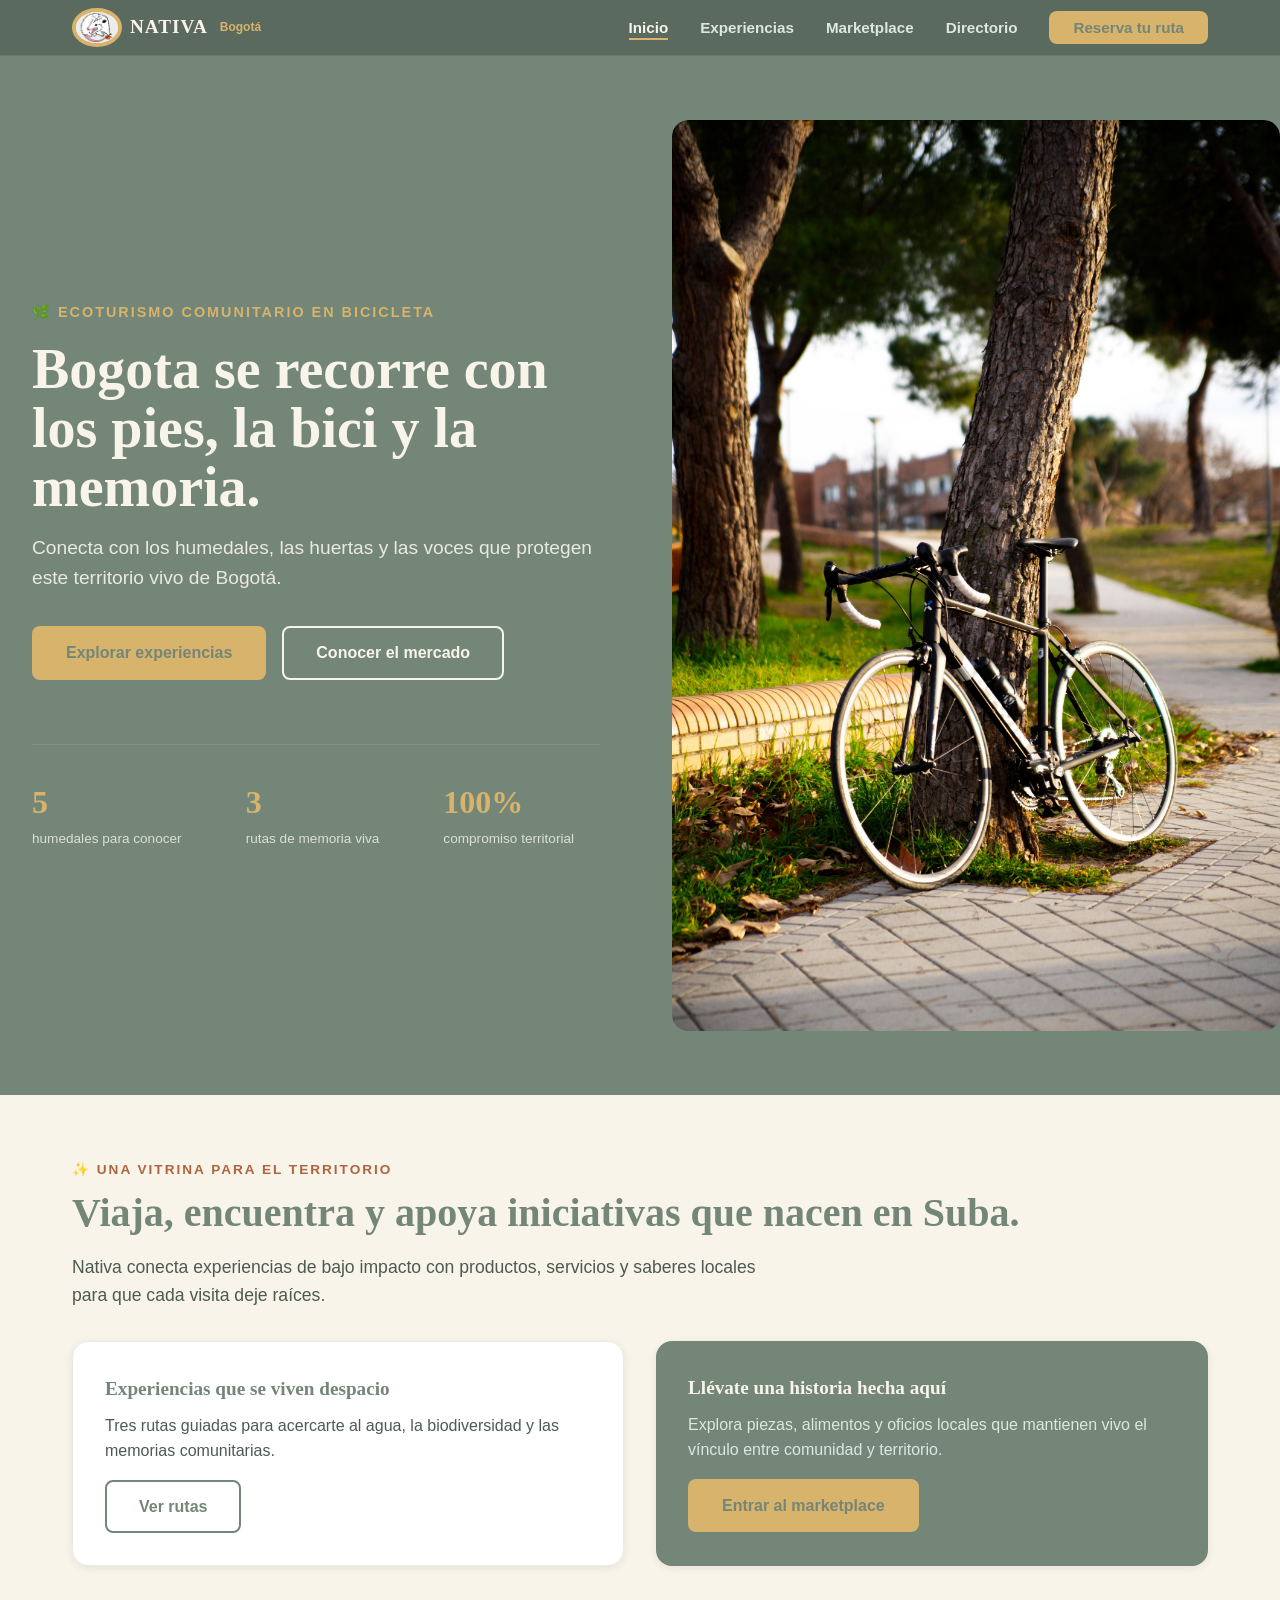
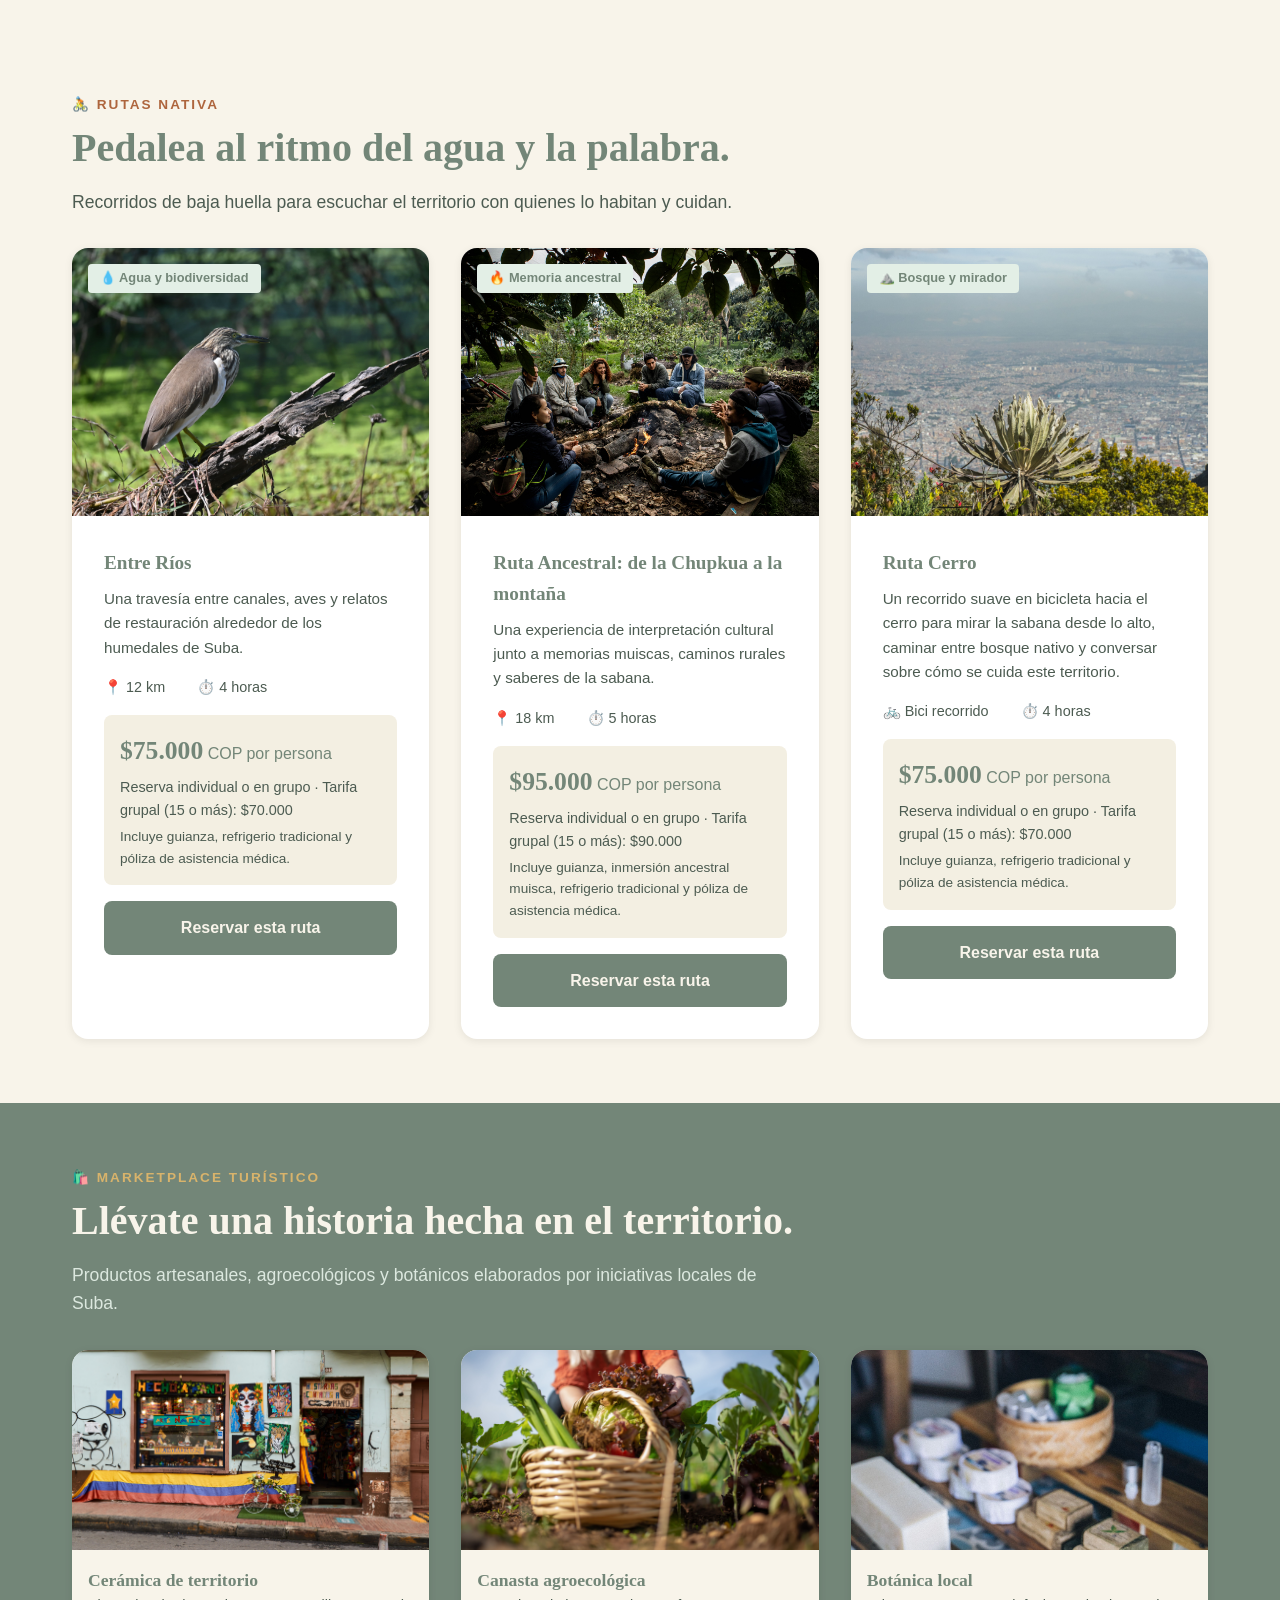
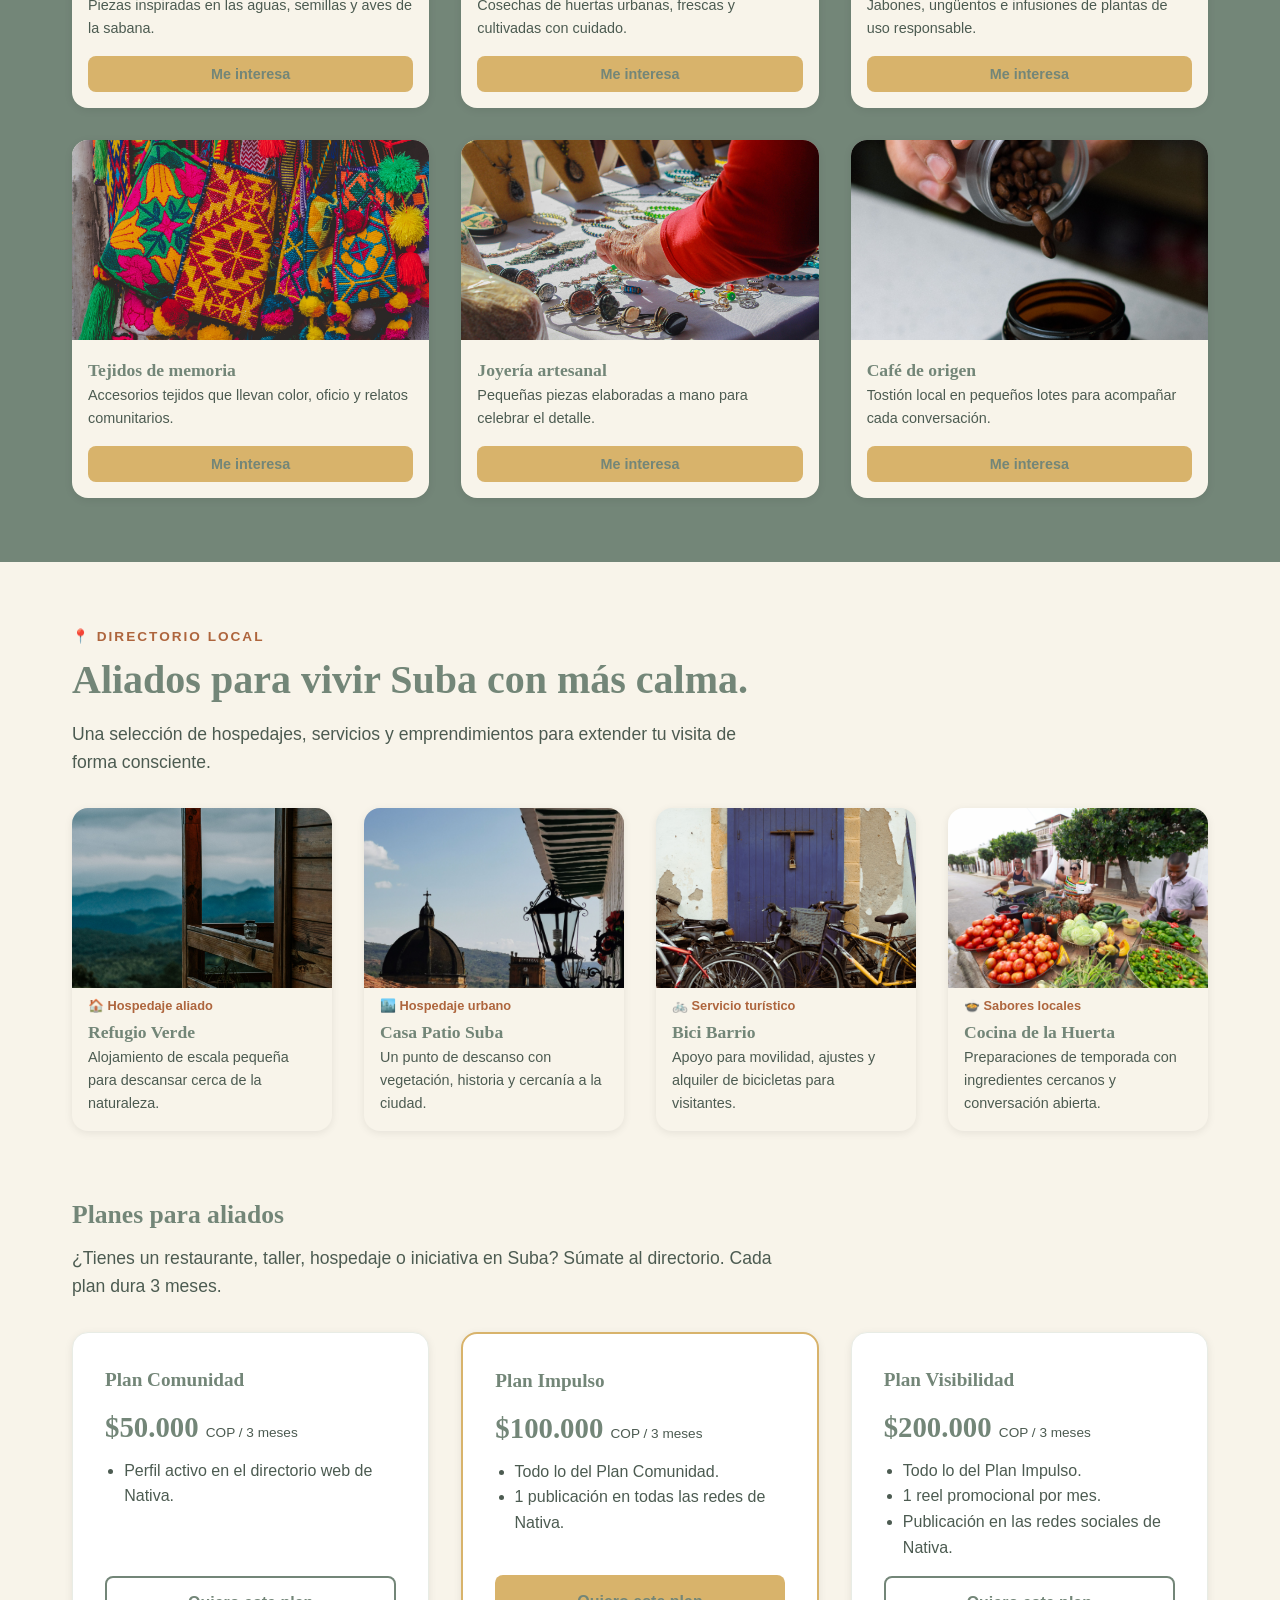
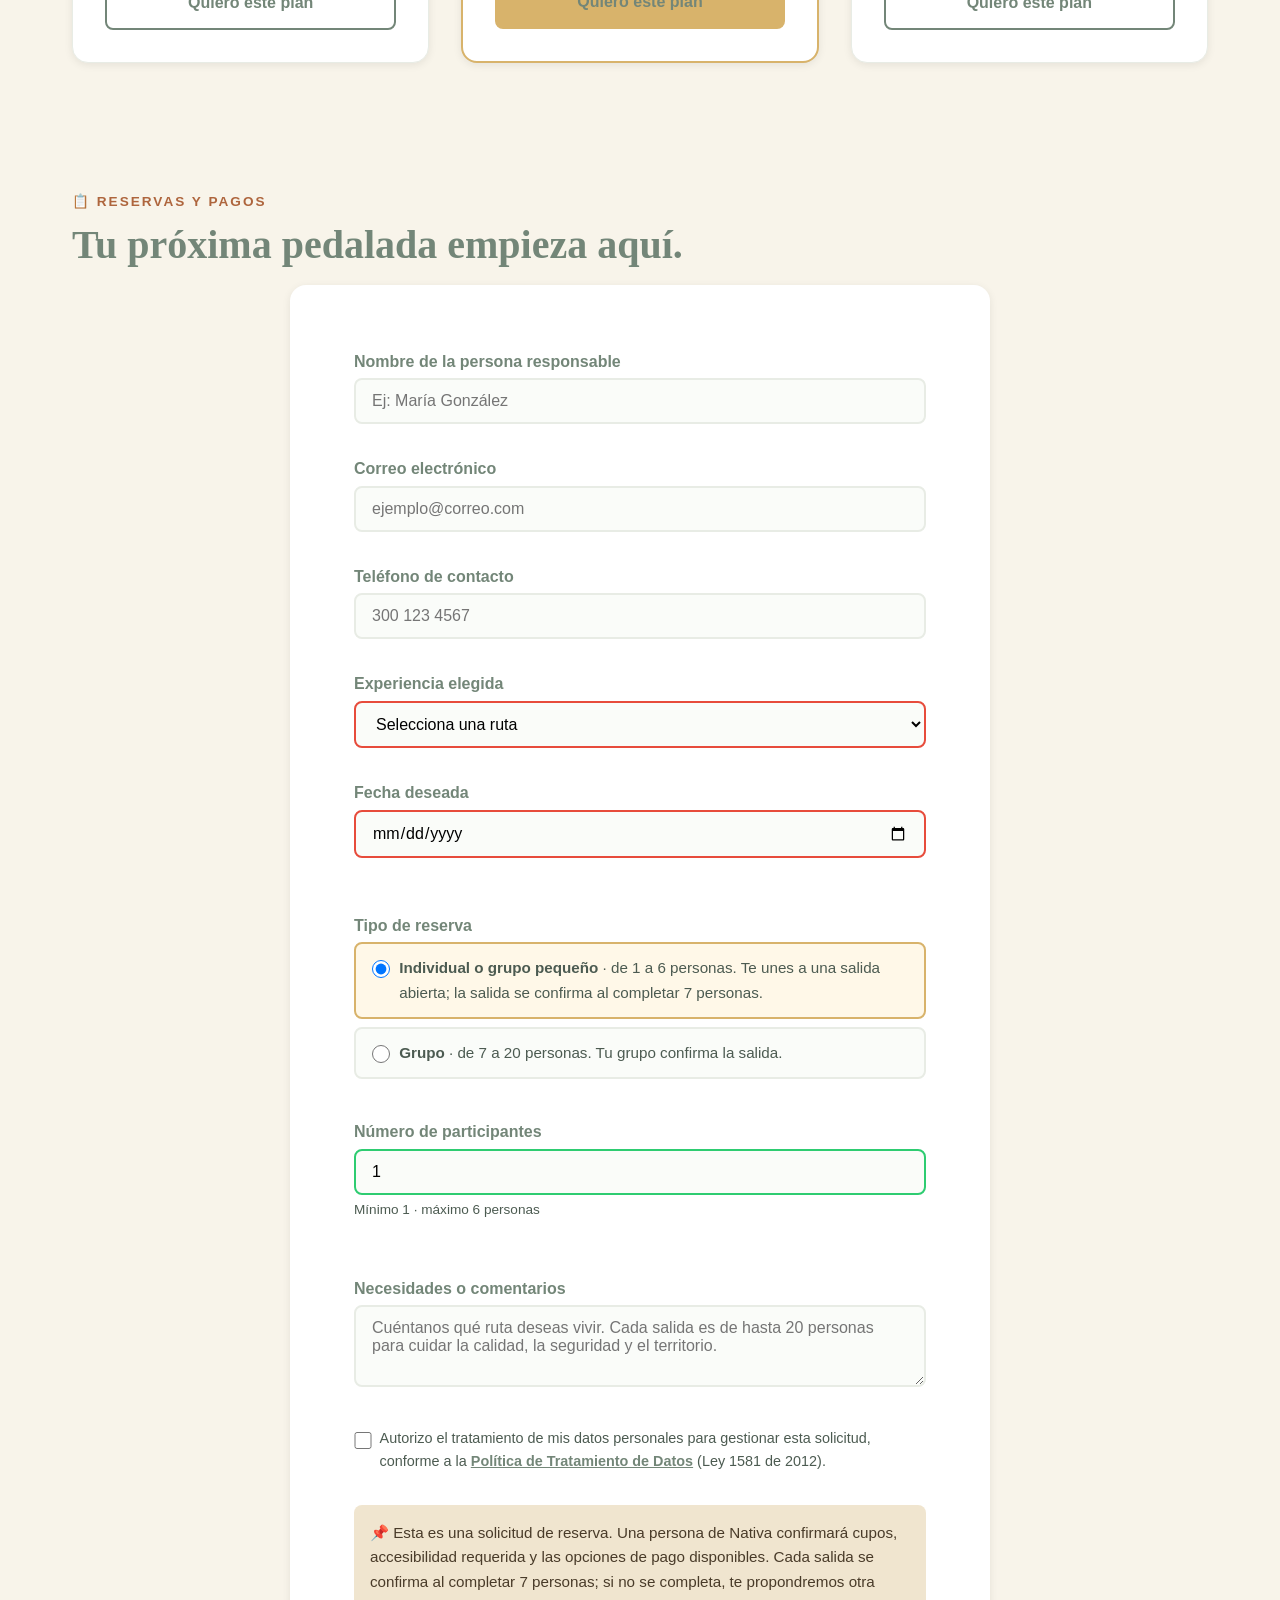
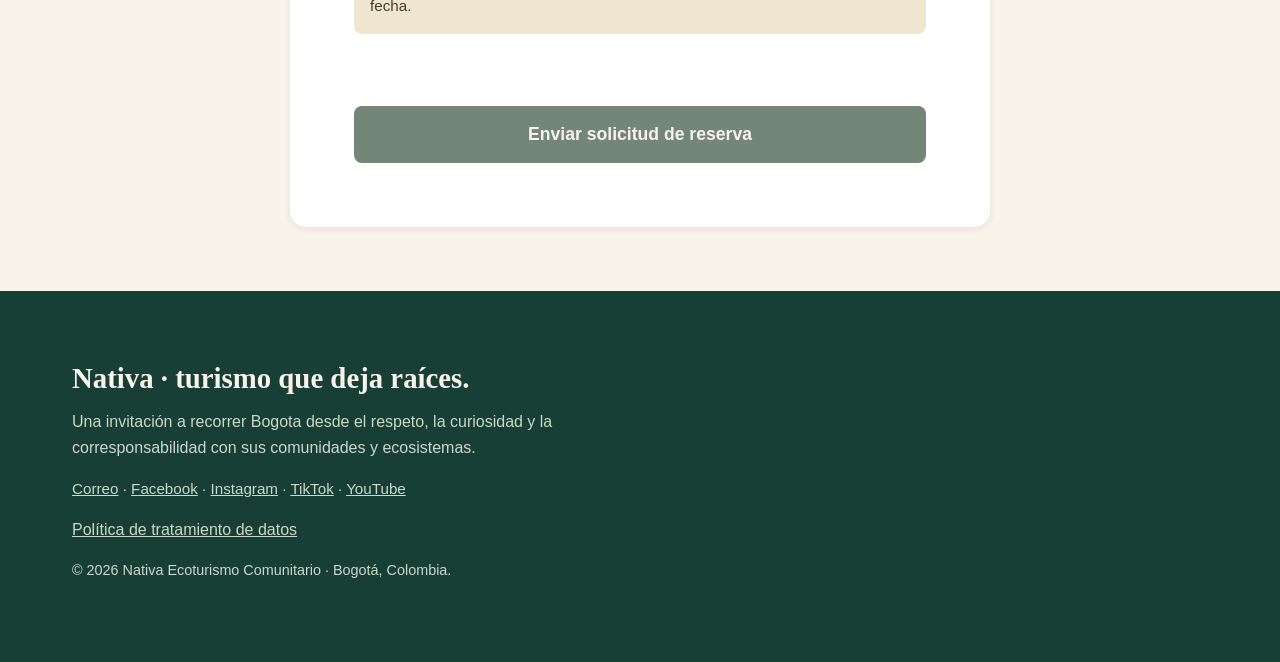
<file: index.html>
<!DOCTYPE html>
<html lang="es-CO">
<head>
    <meta charset="UTF-8">
    <meta name="viewport" content="width=device-width, initial-scale=1.0">
    <meta name="description" content="Nativa - Ecoturismo sostenible en Bogotá. Conecta con humedales, huertas y comunidades.">
    <meta name="theme-color" content="#738678">
    
    <!-- Seguridad -->
    <meta http-equiv="Content-Security-Policy" content="default-src 'none'; script-src 'self'; style-src 'self' https://fonts.googleapis.com; font-src 'self' https://fonts.gstatic.com; img-src 'self' data:; connect-src 'self' https://script.google.com https://script.googleusercontent.com; form-action 'self'; base-uri 'self'; object-src 'none'; upgrade-insecure-requests">
    <meta name="referrer" content="strict-origin-when-cross-origin">
    
    <title>Nativa · Ecoturismo Sostenible</title>
    
    <!-- CSS Principal -->
    <link rel="stylesheet" href="styles.css">
    
    <!-- Preconexión para optimizar carga -->
    <link rel="preconnect" href="https://fonts.googleapis.com">
    <link rel="preconnect" href="https://fonts.gstatic.com" crossorigin>
    
    <!-- Fuentes optimizadas -->
    <link href="https://fonts.googleapis.com/css2?family=Libre+Franklin:wght@300;400;600;700&family=Fraunces:opsz,wght@9..144,400;9..144,600;9..144,700&display=swap" rel="stylesheet">
</head>
<body>
    <!-- Skip link para accesibilidad -->
    <a href="#main-content" class="skip-link">Saltar al contenido principal</a>

    <!-- ============ HEADER / NAVEGACIÓN ============ -->
    <header class="header" role="banner">
        <nav class="nav-container" role="navigation" aria-label="Navegación principal">
            <div class="nav-logo">
                <img src="assets/icons/logo-zari.svg" alt="Nativa - Ecoturismo Comunitario" width="50" height="50" loading="eager">
                <span class="nav-brand">NATIVA</span>
                <span class="nav-subtitle">Bogotá</span>
            </div>
            
            <button class="nav-toggle" aria-label="Abrir menú" aria-expanded="false">
                <span class="hamburger"></span>
            </button>

            <ul class="nav-menu">
                <li><a href="#inicio" class="active" aria-current="page">Inicio</a></li>
                <li><a href="#experiencias">Experiencias</a></li>
                <li><a href="#marketplace">Marketplace</a></li>
                <li><a href="#directorio">Directorio</a></li>
                <li><a href="#reservas" class="nav-cta">Reserva tu ruta</a></li>
            </ul>
        </nav>
    </header>

    <!-- ============ CONTENIDO PRINCIPAL ============ -->
    <main id="main-content">
        
        <!-- ===== SECCIÓN HERO ===== -->
        <section id="inicio" class="hero" aria-labelledby="hero-title">
            <div class="hero-content">
                <p class="hero-eyebrow">🌿 ecoTurismo comunitario en bicicleta</p>
                <h1 id="hero-title" class="hero-title">Bogota se recorre con los pies, la bici y la memoria.</h1>
                <p class="hero-description">Conecta con los humedales, las huertas y las voces que protegen este territorio vivo de Bogotá.</p>
                
                <div class="hero-buttons">
                    <a href="#experiencias" class="btn btn-primary">Explorar experiencias</a>
                    <a href="#marketplace" class="btn btn-secondary">Conocer el mercado</a>
                </div>
                
                <div class="hero-stats">
                    <div class="stat-item">
                        <span class="stat-number">5</span>
                        <span class="stat-label">humedales para conocer</span>
                    </div>
                    <div class="stat-item">
                        <span class="stat-number">3</span>
                        <span class="stat-label">rutas de memoria viva</span>
                    </div>
                    <div class="stat-item">
                        <span class="stat-number">100%</span>
                        <span class="stat-label">compromiso territorial</span>
                    </div>
                </div>
            </div>
            
            <div class="hero-image">
                <img src="assets/images/hero-bicicleta.jpg" alt="Ciclista se detiene en un sendero de bosque iluminado rodeado de agua y vegetación" loading="eager" width="800" height="600">
            </div>
        </section>

        <!-- ===== SECCIÓN HOME ===== -->
        <section class="home" aria-labelledby="home-title">
            <div class="container">
                <p class="section-eyebrow">✨ Una vitrina para el territorio</p>
                <h2 id="home-title" class="section-title">Viaja, encuentra y apoya iniciativas que nacen en Suba.</h2>
                <p class="section-description">Nativa conecta experiencias de bajo impacto con productos, servicios y saberes locales para que cada visita deje raíces.</p>
                
                <div class="home-grid">
                    <article class="home-card home-card-route">
                        <h3 class="card-title">Experiencias que se viven despacio</h3>
                        <p class="card-text">Tres rutas guiadas para acercarte al agua, la biodiversidad y las memorias comunitarias.</p>
                        <a href="#experiencias" class="btn btn-outline">Ver rutas</a>
                    </article>
                    
                    <article class="home-card home-card-market">
                        <h3 class="card-title">Llévate una historia hecha aquí</h3>
                        <p class="card-text">Explora piezas, alimentos y oficios locales que mantienen vivo el vínculo entre comunidad y territorio.</p>
                        <a href="#marketplace" class="btn btn-primary">Entrar al marketplace</a>
                    </article>
                </div>
            </div>
        </section>

        <!-- ===== SECCIÓN EXPERIENCIAS ===== -->
        <section id="experiencias" class="routes" aria-labelledby="routes-title">
            <div class="container">
                <p class="section-eyebrow">🚴 Rutas Nativa</p>
                <h2 id="routes-title" class="section-title">Pedalea al ritmo del agua y la palabra.</h2>
                <p class="section-description">Recorridos de baja huella para escuchar el territorio con quienes lo habitan y cuidan.</p>
                
                <div class="routes-grid">
                    <article class="route-card" data-route="rios">
                        <div class="route-image">
                            <img src="assets/images/ruta-rios.jpg" alt="Garza junto a vegetación exuberante en Briceño, Colombia" loading="lazy" width="400" height="300">
                            <span class="route-tag">💧 Agua y biodiversidad</span>
                        </div>
                        <div class="route-content">
                            <h3 class="route-title">Entre Ríos</h3>
                            <p class="route-description">Una travesía entre canales, aves y relatos de restauración alrededor de los humedales de Suba.</p>
                            <div class="route-meta">
                                <span>📍 12 km</span>
                                <span>⏱️ 4 horas</span>
                            </div>
                            <div class="route-price">
                                <p class="price-main"><strong>$75.000</strong> COP por persona</p>
                                <p>Reserva individual o en grupo · Tarifa grupal (15 o más): $70.000</p>
                                <p class="price-incl">Incluye guianza, refrigerio tradicional y póliza de asistencia médica.</p>
                            </div>
                            <a href="#reservas" class="btn btn-route">Reservar esta ruta</a>
                        </div>
                    </article>
                    
                    <article class="route-card" data-route="sabana">
                        <div class="route-image">
                            <img src="assets/images/ruta-sabana.jpg" alt="Ritual cultural con fuego y música en Bogotá, Colombia" loading="lazy" width="400" height="300">
                            <span class="route-tag">🔥 Memoria ancestral</span>
                        </div>
                        <div class="route-content">
                            <h3 class="route-title">Ruta Ancestral: de la Chupkua a la montaña</h3>
                            <p class="route-description">Una experiencia de interpretación cultural junto a memorias muiscas, caminos rurales y saberes de la sabana.</p>
                            <div class="route-meta">
                                <span>📍 18 km</span>
                                <span>⏱️ 5 horas</span>
                            </div>
                            <div class="route-price">
                                <p class="price-main"><strong>$95.000</strong> COP por persona</p>
                                <p>Reserva individual o en grupo · Tarifa grupal (15 o más): $90.000</p>
                                <p class="price-incl">Incluye guianza, inmersión ancestral muisca, refrigerio tradicional y póliza de asistencia médica.</p>
                            </div>
                            <a href="#reservas" class="btn btn-route">Reservar esta ruta</a>
                        </div>
                    </article>

                    <article class="route-card" data-route="cerro">
                        <div class="route-image">
                            <img src="assets/images/ruta-cerro.jpg" alt="Vista del cerro con vegetación nativa en Suba, Bogotá" loading="lazy" width="400" height="300">
                            <span class="route-tag">⛰️ Bosque y mirador</span>
                        </div>
                        <div class="route-content">
                            <h3 class="route-title">Ruta Cerro</h3>
                            <p class="route-description">Un recorrido suave en bicicleta hacia el cerro para mirar la sabana desde lo alto, caminar entre bosque nativo y conversar sobre cómo se cuida este territorio.</p>
                            <div class="route-meta">
                                <span>🚲 Bici recorrido</span>
                                <span>⏱️ 4 horas</span>
                            </div>
                            <div class="route-price">
                                <p class="price-main"><strong>$75.000</strong> COP por persona</p>
                                <p>Reserva individual o en grupo · Tarifa grupal (15 o más): $70.000</p>
                                <p class="price-incl">Incluye guianza, refrigerio tradicional y póliza de asistencia médica.</p>
                            </div>
                            <a href="#reservas" class="btn btn-route">Reservar esta ruta</a>
                        </div>
                    </article>
                </div>
            </div>
        </section>

        <!-- ===== SECCIÓN MARKETPLACE ===== -->
        <section id="marketplace" class="marketplace" aria-labelledby="marketplace-title">
            <div class="container">
                <p class="section-eyebrow eyebrow-gold">🛍️ Marketplace turístico</p>
                <h2 id="marketplace-title" class="section-title title-light">Llévate una historia hecha en el territorio.</h2>
                <p class="section-description desc-light">Productos artesanales, agroecológicos y botánicos elaborados por iniciativas locales de Suba.</p>
                
                <div class="market-grid">
                    <!-- Producto 1 -->
                    <article class="market-card">
                        <img src="assets/images/ceramica.jpg" alt="Cerámicas artesanales coloridas" loading="lazy" width="300" height="200">
                        <h3 class="market-title">Cerámica de territorio</h3>
                        <p class="market-description">Piezas inspiradas en las aguas, semillas y aves de la sabana.</p>
                        <button class="btn btn-market" data-producto="ceramica">Me interesa</button>
                    </article>
                    
                    <!-- Producto 2 -->
                    <article class="market-card">
                        <img src="assets/images/canasta.jpg" alt="Mujer lleva canasta con verduras frescas" loading="lazy" width="300" height="200">
                        <h3 class="market-title">Canasta agroecológica</h3>
                        <p class="market-description">Cosechas de huertas urbanas, frescas y cultivadas con cuidado.</p>
                        <button class="btn btn-market" data-producto="canasta">Me interesa</button>
                    </article>
                    
                    <!-- Producto 3 -->
                    <article class="market-card">
                        <img src="assets/images/botanica.jpg" alt="Jabones orgánicos artesanales" loading="lazy" width="300" height="200">
                        <h3 class="market-title">Botánica local</h3>
                        <p class="market-description">Jabones, ungüentos e infusiones de plantas de uso responsable.</p>
                        <button class="btn btn-market" data-producto="botanica">Me interesa</button>
                    </article>
                    
                    <!-- Producto 4 -->
                    <article class="market-card">
                        <img src="assets/images/tejidos.jpg" alt="Bolso tejido artesanal de colores" loading="lazy" width="300" height="200">
                        <h3 class="market-title">Tejidos de memoria</h3>
                        <p class="market-description">Accesorios tejidos que llevan color, oficio y relatos comunitarios.</p>
                        <button class="btn btn-market" data-producto="tejidos">Me interesa</button>
                    </article>
                    
                    <!-- Producto 5 -->
                    <article class="market-card">
                        <img src="assets/images/joyeria.jpg" alt="Mujer muestra collares artesanales" loading="lazy" width="300" height="200">
                        <h3 class="market-title">Joyería artesanal</h3>
                        <p class="market-description">Pequeñas piezas elaboradas a mano para celebrar el detalle.</p>
                        <button class="btn btn-market" data-producto="joyeria">Me interesa</button>
                    </article>
                    
                    <!-- Producto 6 -->
                    <article class="market-card">
                        <img src="assets/images/cafe.jpg" alt="Granos de café colombiano" loading="lazy" width="300" height="200">
                        <h3 class="market-title">Café de origen</h3>
                        <p class="market-description">Tostión local en pequeños lotes para acompañar cada conversación.</p>
                        <button class="btn btn-market" data-producto="cafe">Me interesa</button>
                    </article>
                </div>
            </div>
        </section>

        <!-- ===== SECCIÓN DIRECTORIO ===== -->
        <section id="directorio" class="directory" aria-labelledby="directorio-title">
            <div class="container">
                <p class="section-eyebrow">📍 Directorio local</p>
                <h2 id="directorio-title" class="section-title">Aliados para vivir Suba con más calma.</h2>
                <p class="section-description">Una selección de hospedajes, servicios y emprendimientos para extender tu visita de forma consciente.</p>
                
                <div class="directory-grid">
                    <article class="directory-card">
                        <img src="assets/images/refugio-verde.jpg" alt="Casa de madera tipo refugio rodeada por bosque" loading="lazy" width="300" height="200">
                        <span class="directory-type">🏠 Hospedaje aliado</span>
                        <h3 class="directory-title">Refugio Verde</h3>
                        <p class="directory-description">Alojamiento de escala pequeña para descansar cerca de la naturaleza.</p>
                    </article>
                    
                    <article class="directory-card">
                        <img src="assets/images/casa-patio.jpg" alt="Patio colonial con fuente en Bogotá" loading="lazy" width="300" height="200">
                        <span class="directory-type">🏙️ Hospedaje urbano</span>
                        <h3 class="directory-title">Casa Patio Suba</h3>
                        <p class="directory-description">Un punto de descanso con vegetación, historia y cercanía a la ciudad.</p>
                    </article>
                    
                    <article class="directory-card">
                        <img src="assets/images/bici-barrio.jpg" alt="Bicicletas estacionadas frente a tienda de alquiler" loading="lazy" width="300" height="200">
                        <span class="directory-type">🚲 Servicio turístico</span>
                        <h3 class="directory-title">Bici Barrio</h3>
                        <p class="directory-description">Apoyo para movilidad, ajustes y alquiler de bicicletas para visitantes.</p>
                    </article>
                    
                    <article class="directory-card">
                        <img src="assets/images/cocina-huerta.jpg" alt="Vendedora sirve comida caliente en calle de Bogotá" loading="lazy" width="300" height="200">
                        <span class="directory-type">🍲 Sabores locales</span>
                        <h3 class="directory-title">Cocina de la Huerta</h3>
                        <p class="directory-description">Preparaciones de temporada con ingredientes cercanos y conversación abierta.</p>
                    </article>
                </div>

                <h3 class="plans-title">Planes para aliados</h3>
                <p class="section-description">¿Tienes un restaurante, taller, hospedaje o iniciativa en Suba? Súmate al directorio. Cada plan dura 3 meses.</p>
                <div class="plans-grid">
                    <article class="plan-card">
                        <h4 class="plan-name">Plan Comunidad</h4>
                        <p class="plan-price">$50.000 <span>COP / 3 meses</span></p>
                        <ul class="plan-list"><li>Perfil activo en el directorio web de Nativa.</li></ul>
                        <a href="mailto:nativaecoturismoycultura@gmail.com?subject=Plan%20Comunidad%20Nativa" class="btn btn-outline">Quiero este plan</a>
                    </article>
                    <article class="plan-card plan-featured">
                        <h4 class="plan-name">Plan Impulso</h4>
                        <p class="plan-price">$100.000 <span>COP / 3 meses</span></p>
                        <ul class="plan-list"><li>Todo lo del Plan Comunidad.</li><li>1 publicación en todas las redes de Nativa.</li></ul>
                        <a href="mailto:nativaecoturismoycultura@gmail.com?subject=Plan%20Impulso%20Nativa" class="btn btn-primary">Quiero este plan</a>
                    </article>
                    <article class="plan-card">
                        <h4 class="plan-name">Plan Visibilidad</h4>
                        <p class="plan-price">$200.000 <span>COP / 3 meses</span></p>
                        <ul class="plan-list"><li>Todo lo del Plan Impulso.</li><li>1 reel promocional por mes.</li><li>Publicación en las redes sociales de Nativa.</li></ul>
                        <a href="mailto:nativaecoturismoycultura@gmail.com?subject=Plan%20Visibilidad%20Nativa" class="btn btn-outline">Quiero este plan</a>
                    </article>
                </div>
            </div>
        </section>

        <!-- ===== SECCIÓN RESERVAS ===== -->
        <section id="reservas" class="booking" aria-labelledby="booking-title">
            <div class="container">
                <p class="section-eyebrow">📋 Reservas y pagos</p>
                <h2 id="booking-title" class="section-title">Tu próxima pedalada empieza aquí.</h2>
                
                <form id="booking-form" class="booking-form" action="#" method="post">
                    <div class="form-group">
                        <label for="booking-name">Nombre de la persona responsable</label>
                        <input type="text" id="booking-name" name="nombre" placeholder="Ej: María González" autocomplete="name" minlength="2" maxlength="100" required>
                    </div>
                    
                    <div class="form-group">
                        <label for="booking-email">Correo electrónico</label>
                        <input type="email" id="booking-email" name="email" placeholder="ejemplo@correo.com" autocomplete="email" maxlength="120" required>
                    </div>
                    
                    <div class="form-group">
                        <label for="booking-phone">Teléfono de contacto</label>
                        <input type="tel" id="booking-phone" name="telefono" placeholder="300 123 4567" autocomplete="tel" inputmode="tel" maxlength="20" pattern="[0-9+\s()\-]{7,20}" required>
                    </div>
                    
                    <div class="form-group">
                        <label for="booking-experience">Experiencia elegida</label>
                        <select id="booking-experience" name="experiencia" required>
                            <option value="">Selecciona una ruta</option>
                            <option value="rios">🌊 Entre Ríos</option>
                            <option value="sabana">🔥 Ruta Ancestral (Chupkua a la montaña)</option>
                            <option value="cerro">⛰️ Ruta Cerro</option>
                        </select>
                    </div>
                    
                    <div class="form-group">
                        <label for="booking-date">Fecha deseada</label>
                        <input type="date" id="booking-date" name="fecha" required>
                        <p id="cupos-info" class="cupos-info" role="status" aria-live="polite"></p>
                    </div>
                    
                    <fieldset class="form-fieldset">
                        <legend>Tipo de reserva</legend>
                        <label class="radio-option">
                            <input type="radio" name="tipo" value="individual" checked>
                            <span><strong>Individual o grupo pequeño</strong> · de 1 a 6 personas. Te unes a una salida abierta; la salida se confirma al completar 7 personas.</span>
                        </label>
                        <label class="radio-option">
                            <input type="radio" name="tipo" value="grupo">
                            <span><strong>Grupo</strong> · de 7 a 20 personas. Tu grupo confirma la salida.</span>
                        </label>
                    </fieldset>

                    <div class="form-group">
                        <label for="booking-group">Número de participantes</label>
                        <input type="number" id="booking-group" name="participantes" min="1" max="6" value="1" required>
                        <span class="form-help" id="grupo-help">Mínimo 1 · máximo 6 personas</span>
                        <p id="valor-estimado" class="valor-estimado" role="status" aria-live="polite"></p>
                    </div>
                    
                    <div class="form-group">
                        <label for="booking-notes">Necesidades o comentarios</label>
                        <textarea id="booking-notes" name="notas" rows="3" maxlength="500" placeholder="Cuéntanos qué ruta deseas vivir. Cada salida es de hasta 20 personas para cuidar la calidad, la seguridad y el territorio."></textarea>
                    </div>
                    
                    <div class="hp" aria-hidden="true">
                        <label for="booking-web">No llenar este campo</label>
                        <input type="text" id="booking-web" name="web" tabindex="-1" autocomplete="off">
                    </div>

                    <div class="form-check">
                        <input type="checkbox" id="booking-consent" name="consentimiento" required>
                        <label for="booking-consent">Autorizo el tratamiento de mis datos personales para gestionar esta solicitud, conforme a la <a href="politica-datos.html" target="_blank" rel="noopener">Política de Tratamiento de Datos</a> (Ley 1581 de 2012).</label>
                    </div>

                    <div class="booking-notice">
                        <p>📌 Esta es una solicitud de reserva. Una persona de Nativa confirmará cupos, accesibilidad requerida y las opciones de pago disponibles. Cada salida se confirma al completar 7 personas; si no se completa, te propondremos otra fecha.</p>
                    </div>
                    
                    <p id="form-status" class="form-status" role="status" aria-live="polite"></p>

                    <button type="submit" class="btn btn-submit">Enviar solicitud de reserva</button>
                </form>
            </div>
        </section>
    </main>

    <!-- ============ FOOTER ============ -->
    <footer class="footer" role="contentinfo">
        <div class="container">
            <div class="footer-content">
                <div class="footer-brand">
                    <h2>Nativa · turismo que deja raíces.</h2>
                    <p>Una invitación a recorrer Bogota desde el respeto, la curiosidad y la corresponsabilidad con sus comunidades y ecosistemas.</p>
                    <p class="footer-social">
                        <a class="footer-link" href="mailto:nativaecoturismoycultura@gmail.com">Correo</a> ·
                        <a class="footer-link" href="https://www.facebook.com/Nativaecoturismoycultura" target="_blank" rel="noopener noreferrer">Facebook</a> ·
                        <a class="footer-link" href="https://www.instagram.com/nativaecoturismoycultura" target="_blank" rel="noopener noreferrer">Instagram</a> ·
                        <a class="footer-link" href="https://www.tiktok.com/@nativaecoturismoycultura" target="_blank" rel="noopener noreferrer">TikTok</a> ·
                        <a class="footer-link" href="https://www.youtube.com/@nativa.ecoturismoycultura" target="_blank" rel="noopener noreferrer">YouTube</a>
                    </p>
                    <p><a href="politica-datos.html" class="footer-link">Política de tratamiento de datos</a></p>
                    <p class="footer-copy">© 2026 Nativa Ecoturismo Comunitario · Bogotá, Colombia.</p>
                </div>
            </div>
        </div>
    </footer>

    <!-- JavaScript -->
    <script src="config.js" defer></script>
    <script src="script.js" defer></script>
</body>
</html>
</file>
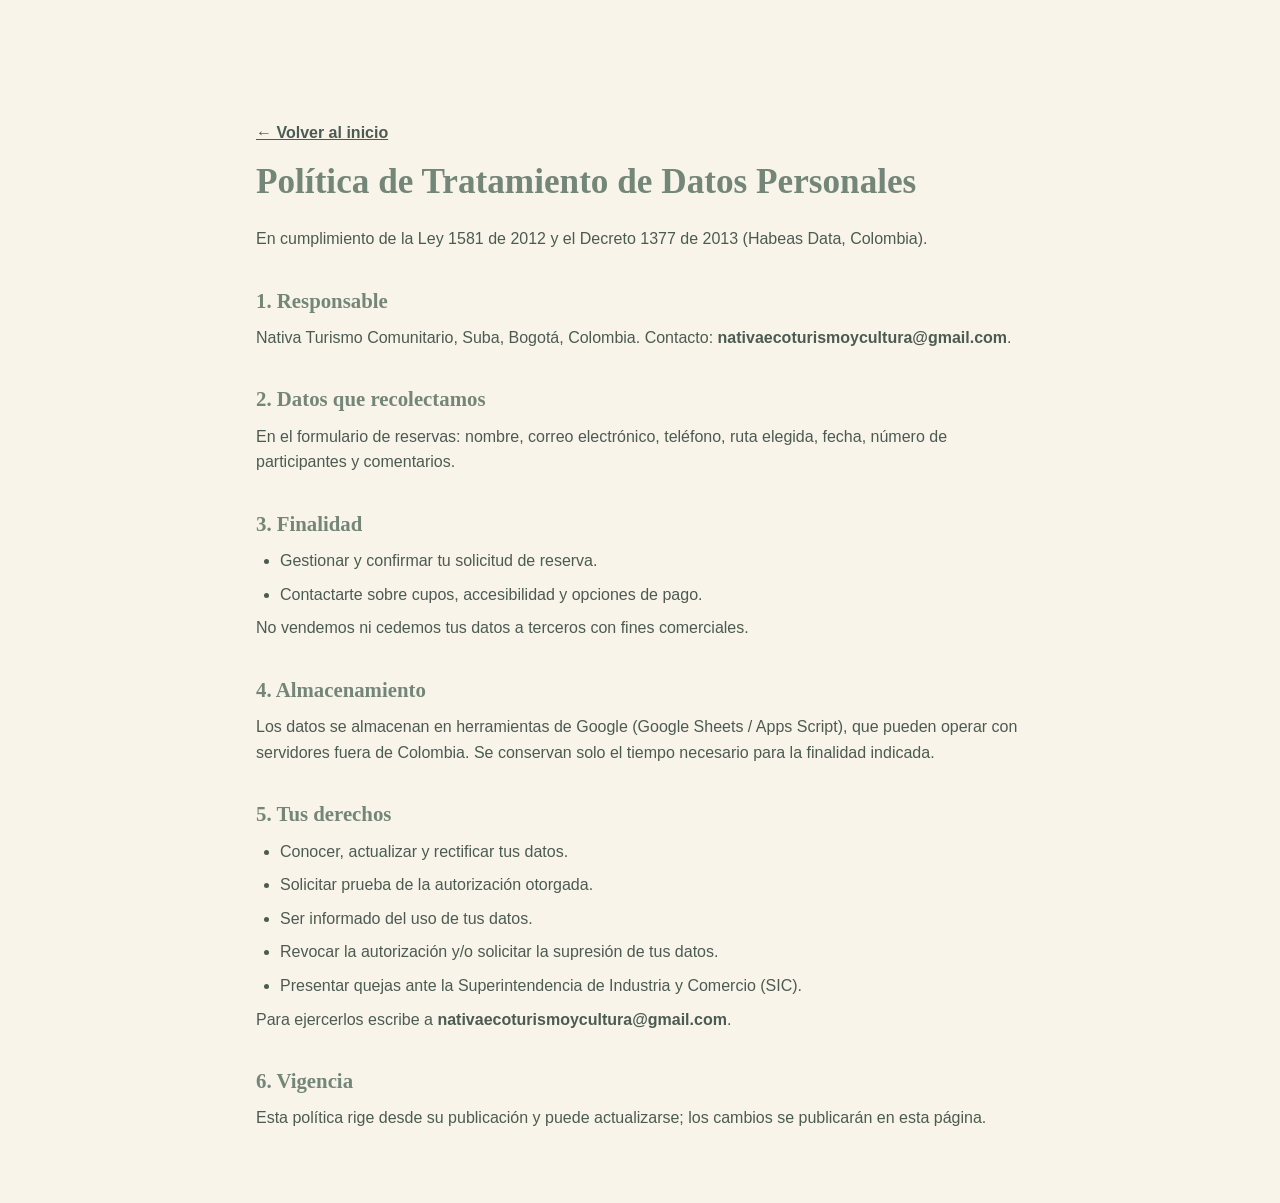
<file: politica-datos.html>
<!DOCTYPE html>
<html lang="es-CO">
<head>
    <meta charset="UTF-8">
    <meta name="viewport" content="width=device-width, initial-scale=1.0">
    <meta name="robots" content="noindex">
    <meta http-equiv="Content-Security-Policy" content="default-src 'none'; script-src 'self'; style-src 'self' https://fonts.googleapis.com; font-src 'self' https://fonts.gstatic.com; img-src 'self' data:; connect-src 'self' https://script.google.com https://script.googleusercontent.com; form-action 'self'; base-uri 'self'; object-src 'none'; upgrade-insecure-requests">
    <meta name="referrer" content="strict-origin-when-cross-origin">
    <meta name="theme-color" content="#173f35">
    <title>Política de Tratamiento de Datos · Nativa</title>
    <link rel="stylesheet" href="styles.css">
</head>
<body>
    <main class="legal">
        <p><a href="index.html">← Volver al inicio</a></p>
        <h1>Política de Tratamiento de Datos Personales</h1>
        <p>En cumplimiento de la Ley 1581 de 2012 y el Decreto 1377 de 2013 (Habeas Data, Colombia).</p>

        <h2>1. Responsable</h2>
        <p>Nativa Turismo Comunitario, Suba, Bogotá, Colombia. Contacto: <strong>nativaecoturismoycultura@gmail.com</strong>.</p>

        <h2>2. Datos que recolectamos</h2>
        <p>En el formulario de reservas: nombre, correo electrónico, teléfono, ruta elegida, fecha, número de participantes y comentarios.</p>

        <h2>3. Finalidad</h2>
        <ul>
            <li>Gestionar y confirmar tu solicitud de reserva.</li>
            <li>Contactarte sobre cupos, accesibilidad y opciones de pago.</li>
        </ul>
        <p>No vendemos ni cedemos tus datos a terceros con fines comerciales.</p>

        <h2>4. Almacenamiento</h2>
        <p>Los datos se almacenan en herramientas de Google (Google Sheets / Apps Script), que pueden operar con servidores fuera de Colombia. Se conservan solo el tiempo necesario para la finalidad indicada.</p>

        <h2>5. Tus derechos</h2>
        <ul>
            <li>Conocer, actualizar y rectificar tus datos.</li>
            <li>Solicitar prueba de la autorización otorgada.</li>
            <li>Ser informado del uso de tus datos.</li>
            <li>Revocar la autorización y/o solicitar la supresión de tus datos.</li>
            <li>Presentar quejas ante la Superintendencia de Industria y Comercio (SIC).</li>
        </ul>
        <p>Para ejercerlos escribe a <strong>nativaecoturismoycultura@gmail.com</strong>.</p>

        <h2>6. Vigencia</h2>
        <p>Esta política rige desde su publicación y puede actualizarse; los cambios se publicarán en esta página.</p>
    </main>
</body>
</html>
</file>
<file: styles.css>
/* ============================================
   NATIVA · TURISMO SOSTENIBLE
   Estilos completos y responsivos
   ============================================ */

/* ===== RESET Y VARIABLES ===== */
:root {
    /* Colores principales */
    --color-primary: #738678;
    --color-secondary: #f8f4ea;
    --color-accent: #d8b36b;
    --color-accent-dark: #ae653d;
    --color-text-dark: #738678;
    --color-text-light: #f8f4ea;
    --color-text-muted: #4c5b51;
    --color-text-muted-light: #dce8df;
    --color-card-bg: #f8f4ea;
    --color-border: #e3efe6;
    
    /* Tipografía */
    --font-heading: 'Fraunces', 'Times New Roman', serif;
    --font-body: 'Libre Franklin', 'Helvetica', Arial, sans-serif;
    
    /* Espaciado */
    --spacing-xs: 0.25rem;
    --spacing-sm: 0.5rem;
    --spacing-md: 1rem;
    --spacing-lg: 2rem;
    --spacing-xl: 4rem;
    
    /* Bordes */
    --radius-sm: 4px;
    --radius-md: 8px;
    --radius-lg: 16px;
    
    /* Sombras */
    --shadow-sm: 0 2px 8px rgba(0,0,0,0.08);
    --shadow-md: 0 4px 20px rgba(0,0,0,0.12);
    --shadow-lg: 0 8px 40px rgba(0,0,0,0.16);
    
    /* Transiciones */
    --transition-fast: 0.2s ease;
    --transition-normal: 0.3s ease;
    --transition-slow: 0.5s ease;
}

/* ===== RESET BÁSICO ===== */
*,
*::before,
*::after {
    margin: 0;
    padding: 0;
    box-sizing: border-box;
}

html {
    scroll-behavior: smooth;
    scroll-padding-top: 80px;
}

body {
    font-family: var(--font-body);
    font-size: 16px;
    line-height: 1.6;
    color: var(--color-text-dark);
    background-color: var(--color-secondary);
    -webkit-font-smoothing: antialiased;
    -moz-osx-font-smoothing: grayscale;
}

img {
    max-width: 100%;
    height: auto;
    display: block;
}

a {
    color: inherit;
    text-decoration: none;
}

button {
    cursor: pointer;
    font-family: inherit;
    border: none;
    background: none;
}

/* ===== ACCESIBILIDAD ===== */
.skip-link {
    position: absolute;
    top: -100%;
    left: 50%;
    transform: translateX(-50%);
    padding: var(--spacing-md) var(--spacing-lg);
    background: var(--color-accent);
    color: var(--color-primary);
    font-weight: bold;
    border-radius: var(--radius-md);
    z-index: 10000;
    transition: top var(--transition-normal);
}

.skip-link:focus {
    top: var(--spacing-md);
}

/* ===== CONTENEDOR ===== */
.container {
    max-width: 1200px;
    margin: 0 auto;
    padding: 0 var(--spacing-lg);
}

/* ===== BOTONES ===== */
.btn {
    display: inline-block;
    padding: 0.75rem 2rem;
    font-weight: 700;
    font-size: 1rem;
    border-radius: var(--radius-md);
    transition: all var(--transition-normal);
    text-align: center;
    border: 2px solid transparent;
}

.btn-primary {
    background-color: var(--color-accent);
    color: var(--color-primary);
}

.btn-primary:hover {
    background-color: #c9a55e;
    transform: translateY(-2px);
    box-shadow: var(--shadow-md);
}

.btn-secondary {
    background-color: transparent;
    color: var(--color-secondary);
    border-color: var(--color-secondary);
}

.btn-secondary:hover {
    background-color: rgba(248, 244, 234, 0.1);
    transform: translateY(-2px);
}

.btn-outline {
    background-color: transparent;
    color: var(--color-primary);
    border-color: var(--color-primary);
}

.btn-outline:hover {
    background-color: var(--color-primary);
    color: var(--color-secondary);
    transform: translateY(-2px);
}

.btn-route {
    background-color: var(--color-primary);
    color: var(--color-secondary);
    width: 100%;
}

.btn-route:hover {
    background-color: #1f5a4a;
    transform: translateY(-2px);
    box-shadow: var(--shadow-md);
}

.btn-market {
    background-color: var(--color-accent);
    color: var(--color-primary);
    width: 100%;
    padding: 0.5rem 1rem;
    font-size: 0.9rem;
}

.btn-market:hover {
    background-color: #c9a55e;
    transform: translateY(-2px);
}

.btn-submit {
    background-color: var(--color-primary);
    color: var(--color-secondary);
    width: 100%;
    padding: 1rem;
    font-size: 1.1rem;
}

.btn-submit:hover {
    background-color: #1f5a4a;
    transform: translateY(-2px);
    box-shadow: var(--shadow-md);
}

/* ===== HEADER Y NAVEGACIÓN ===== */
.header {
    position: fixed;
    top: 0;
    left: 0;
    right: 0;
    z-index: 1000;
    background-color: rgba(91, 106, 95);
    backdrop-filter: blur(10px);
    -webkit-backdrop-filter: blur(10px);
    border-bottom: 1px solid rgba(248, 244, 234, 0.1);
    padding: 0.5rem 0;
}

.nav-container {
    display: flex;
    justify-content: space-between;
    align-items: center;
    max-width: 1200px;
    margin: 0 auto;
    padding: 0 var(--spacing-lg);
}

.nav-logo {
    display: flex;
    align-items: center;
    gap: var(--spacing-sm);
}

.nav-logo img {
    border-radius: 50%;
    background-color: var(--color-accent);
    padding: 4px;
}

.nav-brand {
    font-family: var(--font-heading);
    font-weight: 700;
    color: var(--color-secondary);
    font-size: 1.2rem;
    letter-spacing: 1px;
}

.nav-subtitle {
    font-size: 0.75rem;
    color: var(--color-accent);
    font-weight: 600;
    margin-left: var(--spacing-xs);
}

.nav-menu {
    display: flex;
    align-items: center;
    gap: var(--spacing-lg);
    list-style: none;
}

.nav-menu a {
    color: var(--color-text-muted-light);
    font-weight: 600;
    font-size: 0.95rem;
    transition: color var(--transition-fast);
    position: relative;
}

.nav-menu a::after {
    content: '';
    position: absolute;
    bottom: -4px;
    left: 0;
    width: 0;
    height: 2px;
    background-color: var(--color-accent);
    transition: width var(--transition-normal);
}

.nav-menu a:hover,
.nav-menu a.active {
    color: var(--color-secondary);
}

.nav-menu a:hover::after,
.nav-menu a.active::after {
    width: 100%;
}

.nav-cta {
    background-color: var(--color-accent);
    color: var(--color-primary) !important;
    padding: 0.5rem 1.5rem;
    border-radius: var(--radius-md);
    font-weight: 700 !important;
}

.nav-cta::after {
    display: none !important;
}

.nav-cta:hover {
    background-color: #c9a55e;
    transform: translateY(-2px);
}

/* Hamburger - Mobile */
.nav-toggle {
    display: none;
    flex-direction: column;
    gap: 5px;
    padding: 0.5rem;
    background: none;
    border: none;
    cursor: pointer;
}

.hamburger {
    display: block;
    width: 25px;
    height: 3px;
    background-color: var(--color-secondary);
    border-radius: 2px;
    transition: all var(--transition-normal);
    position: relative;
}

.hamburger::before,
.hamburger::after {
    content: '';
    position: absolute;
    width: 25px;
    height: 3px;
    background-color: var(--color-secondary);
    border-radius: 2px;
    transition: all var(--transition-normal);
}

.hamburger::before {
    top: -8px;
}

.hamburger::after {
    bottom: -8px;
}

/* ===== SECCIÓN HERO ===== */
.hero {
    display: grid;
    grid-template-columns: 1fr 1fr;
    gap: var(--spacing-xl);
    padding: 120px 0 var(--spacing-xl);
    background-color: var(--color-primary);
    min-height: 100vh;
    align-items: center;
}

.hero-content {
    padding-left: var(--spacing-lg);
    max-width: 600px;
}

.hero-eyebrow {
    color: var(--color-accent);
    font-size: 0.9rem;
    font-weight: 700;
    text-transform: uppercase;
    letter-spacing: 2px;
    margin-bottom: var(--spacing-md);
}

.hero-title {
    font-family: var(--font-heading);
    font-size: 3.5rem;
    line-height: 1.05;
    color: var(--color-secondary);
    margin-bottom: var(--spacing-md);
}

.hero-description {
    font-size: 1.2rem;
    color: var(--color-secondary);
    margin-bottom: var(--spacing-lg);
    opacity: 0.9;
}

.hero-buttons {
    display: flex;
    gap: var(--spacing-md);
    flex-wrap: wrap;
    margin-bottom: var(--spacing-xl);
}

.hero-stats {
    display: flex;
    gap: var(--spacing-xl);
    border-top: 1px solid rgba(248, 244, 234, 0.1);
    padding-top: var(--spacing-lg);
}

.stat-item {
    display: flex;
    flex-direction: column;
}

.stat-number {
    font-family: var(--font-heading);
    font-size: 2rem;
    color: var(--color-accent);
    font-weight: 700;
}

.stat-label {
    font-size: 0.85rem;
    color: var(--color-secondary);
    opacity: 0.8;
}

.hero-image {
    height: 100%;
    min-height: 400px;
    overflow: hidden;
    border-radius: var(--radius-lg);
}

.hero-image img {
    width: 100%;
    height: 100%;
    object-fit: cover;
    border-radius: var(--radius-lg);
}

/* ===== SECCIONES GENERALES ===== */
section {
    padding: var(--spacing-xl) 0;
}

.section-eyebrow {
    font-size: 0.85rem;
    font-weight: 700;
    text-transform: uppercase;
    letter-spacing: 2px;
    color: var(--color-accent-dark);
    margin-bottom: var(--spacing-sm);
}

.section-title {
    font-family: var(--font-heading);
    font-size: 2.5rem;
    line-height: 1.2;
    color: var(--color-text-dark);
    margin-bottom: var(--spacing-md);
}

.section-description {
    font-size: 1.1rem;
    color: var(--color-text-muted);
    max-width: 700px;
    margin-bottom: var(--spacing-lg);
}

/* ===== SECCIÓN HOME ===== */
.home {
    background-color: var(--color-secondary);
}

.home-grid {
    display: grid;
    grid-template-columns: 1fr 1fr;
    gap: var(--spacing-lg);
    margin-top: var(--spacing-lg);
}

.home-card {
    padding: var(--spacing-lg);
    border-radius: var(--radius-lg);
    box-shadow: var(--shadow-sm);
    transition: all var(--transition-normal);
}

.home-card:hover {
    transform: translateY(-4px);
    box-shadow: var(--shadow-md);
}

.home-card-route {
    background-color: #ffffff;
    border: 1px solid #e8ece5;
}

.home-card-market {
    background-color: var(--color-primary);
}

.home-card-market .card-title {
    color: var(--color-secondary);
}

.home-card-market .card-text {
    color: var(--color-text-muted-light);
}

.card-title {
    font-family: var(--font-heading);
    font-size: 1.2rem;
    margin-bottom: var(--spacing-sm);
}

.card-text {
    color: var(--color-text-muted);
    margin-bottom: var(--spacing-md);
}

/* ===== SECCIÓN RUTAS ===== */
.routes {
    background-color: var(--color-secondary);
}

.routes-grid {
    display: grid;
    grid-template-columns: 1fr 1fr;
    gap: var(--spacing-lg);
}

.route-card {
    background-color: #ffffff;
    border-radius: var(--radius-lg);
    overflow: hidden;
    box-shadow: var(--shadow-sm);
    transition: all var(--transition-normal);
}

.route-card:hover {
    transform: translateY(-4px);
    box-shadow: var(--shadow-md);
}

.route-image {
    position: relative;
    overflow: hidden;
    aspect-ratio: 4/3;
}

.route-image img {
    width: 100%;
    height: 100%;
    object-fit: cover;
    transition: transform var(--transition-slow);
}

.route-card:hover .route-image img {
    transform: scale(1.05);
}

.route-tag {
    position: absolute;
    top: var(--spacing-md);
    left: var(--spacing-md);
    background-color: var(--color-border);
    color: var(--color-primary);
    padding: 0.25rem 0.75rem;
    border-radius: var(--radius-sm);
    font-size: 0.8rem;
    font-weight: 700;
}

.route-content {
    padding: var(--spacing-lg);
}

.route-title {
    font-family: var(--font-heading);
    font-size: 1.2rem;
    color: var(--color-text-dark);
    margin-bottom: var(--spacing-sm);
}

.route-description {
    color: var(--color-text-muted);
    font-size: 0.95rem;
    margin-bottom: var(--spacing-md);
}

.route-meta {
    display: flex;
    gap: var(--spacing-lg);
    font-size: 0.9rem;
    color: var(--color-text-muted);
    margin-bottom: var(--spacing-md);
}

.route-meta span {
    display: flex;
    align-items: center;
    gap: var(--spacing-xs);
}

/* ===== SECCIÓN MARKETPLACE ===== */
.marketplace {
    background-color: var(--color-primary);
}

.market-grid {
    display: grid;
    grid-template-columns: repeat(3, 1fr);
    gap: var(--spacing-lg);
}

.market-card {
    background-color: var(--color-card-bg);
    border-radius: var(--radius-lg);
    overflow: hidden;
    box-shadow: var(--shadow-sm);
    transition: all var(--transition-normal);
}

.market-card:hover {
    transform: translateY(-4px);
    box-shadow: var(--shadow-md);
}

.market-card img {
    width: 100%;
    height: 200px;
    object-fit: cover;
}

.market-card .market-title {
    font-family: var(--font-heading);
    font-size: 1.1rem;
    padding: var(--spacing-md) var(--spacing-md) 0;
    color: var(--color-text-dark);
}

.market-card .market-description {
    font-size: 0.9rem;
    color: var(--color-text-muted);
    padding: 0 var(--spacing-md) var(--spacing-md);
}

.market-card .btn-market {
    margin: 0 var(--spacing-md) var(--spacing-md);
    width: calc(100% - var(--spacing-lg));
}

/* ===== SECCIÓN DIRECTORIO ===== */
.directory {
    background-color: var(--color-secondary);
}

.directory-grid {
    display: grid;
    grid-template-columns: repeat(4, 1fr);
    gap: var(--spacing-lg);
}

.directory-card {
    background-color: var(--color-card-bg);
    border-radius: var(--radius-lg);
    overflow: hidden;
    box-shadow: var(--shadow-sm);
    transition: all var(--transition-normal);
}

.directory-card:hover {
    transform: translateY(-4px);
    box-shadow: var(--shadow-md);
}

.directory-card img {
    width: 100%;
    height: 180px;
    object-fit: cover;
}

.directory-type {
    display: inline-block;
    font-size: 0.8rem;
    font-weight: 700;
    color: var(--color-accent-dark);
    padding: var(--spacing-sm) var(--spacing-md) 0;
}

.directory-card .directory-title {
    font-family: var(--font-heading);
    font-size: 1.1rem;
    padding: 0 var(--spacing-md);
    color: var(--color-text-dark);
}

.directory-card .directory-description {
    font-size: 0.9rem;
    color: var(--color-text-muted);
    padding: 0 var(--spacing-md) var(--spacing-md);
}

/* ===== SECCIÓN RESERVAS ===== */
.booking {
    background-color: var(--color-secondary);
}

.booking-form {
    max-width: 700px;
    margin: 0 auto;
    background-color: #ffffff;
    padding: var(--spacing-xl);
    border-radius: var(--radius-lg);
    box-shadow: var(--shadow-sm);
}

.form-group {
    margin-bottom: var(--spacing-lg);
}

.form-group label {
    display: block;
    font-weight: 700;
    color: var(--color-primary);
    margin-bottom: var(--spacing-xs);
}

.form-group input,
.form-group select,
.form-group textarea {
    width: 100%;
    padding: 0.75rem 1rem;
    border: 2px solid #e8ece5;
    border-radius: var(--radius-md);
    font-family: var(--font-body);
    font-size: 1rem;
    transition: border-color var(--transition-fast);
    background-color: #fafcf9;
}

.form-group input:focus,
.form-group select:focus,
.form-group textarea:focus {
    outline: none;
    border-color: var(--color-accent);
    box-shadow: 0 0 0 4px rgba(216, 179, 107, 0.1);
}

.form-group input:invalid:not(:placeholder-shown),
.form-group select:invalid:not(:placeholder-shown) {
    border-color: #e74c3c;
}

.form-group input:valid:not(:placeholder-shown) {
    border-color: #2ecc71;
}

.form-help {
    display: block;
    font-size: 0.85rem;
    color: var(--color-text-muted);
    margin-top: var(--spacing-xs);
}

.booking-notice {
    background-color: #f0e5cf;
    padding: var(--spacing-md);
    border-radius: var(--radius-md);
    margin-bottom: var(--spacing-lg);
}

.booking-notice p {
    color: #493b29;
    font-size: 0.95rem;
    margin: 0;
}

/* ===== FOOTER ===== */
.footer {
    background-color: #173f35;
    padding: var(--spacing-xl) 0;
    color: var(--color-secondary);
}

.footer-brand h2 {
    font-family: var(--font-heading);
    font-size: 1.8rem;
    color: var(--color-secondary);
    margin-bottom: var(--spacing-sm);
}

.footer-brand p {
    color: #c9d9ca;
    max-width: 600px;
    margin-bottom: var(--spacing-md);
}

.footer-copy {
    font-size: 0.9rem;
    color: #afc3b2;
}

/* ============================================
   RESPONSIVE DESIGN
   ============================================ */

/* Tablets grandes / Desktop pequeño */
@media (max-width: 1200px) {
    .hero {
        padding: 100px 0 var(--spacing-lg);
    }
    
    .hero-title {
        font-size: 2.8rem;
    }
    
    .container {
        padding: 0 var(--spacing-md);
    }
}

/* Tablets */
@media (max-width: 992px) {
    .hero {
        grid-template-columns: 1fr;
        padding: 80px 0 var(--spacing-lg);
        min-height: auto;
    }
    
    .hero-content {
        padding-left: 0;
        max-width: 100%;
        order: 2;
    }
    
    .hero-image {
        min-height: 300px;
        order: 1;
    }
    
    .hero-title {
        font-size: 2.5rem;
    }
    
    .hero-stats {
        flex-wrap: wrap;
        gap: var(--spacing-lg);
    }
    
    .home-grid {
        grid-template-columns: 1fr;
    }
    
    .routes-grid {
        grid-template-columns: 1fr;
    }
    
    .market-grid {
        grid-template-columns: repeat(2, 1fr);
    }
    
    .directory-grid {
        grid-template-columns: repeat(2, 1fr);
    }
    
    .section-title {
        font-size: 2rem;
    }
    
    .nav-menu {
        position: fixed;
        top: 0;
        left: -100%;
        width: 80%;
        max-width: 350px;
        height: 100vh;
        background-color: var(--color-primary);
        flex-direction: column;
        padding: var(--spacing-xl) var(--spacing-lg);
        gap: var(--spacing-lg);
        transition: left var(--transition-normal);
        box-shadow: var(--shadow-lg);
        overflow-y: auto;
        align-items: flex-start;
    }
    
    .nav-menu.open {
        left: 0;
    }
    
    .nav-menu a::after {
        display: none;
    }
    
    .nav-toggle {
        display: flex;
        z-index: 1001;
    }
    
    .nav-toggle.open .hamburger {
        background-color: transparent;
    }
    
    .nav-toggle.open .hamburger::before {
        transform: rotate(45deg);
        top: 0;
    }
    
    .nav-toggle.open .hamburger::after {
        transform: rotate(-45deg);
        bottom: 0;
    }
    
    .nav-cta {
        width: 100%;
        text-align: center;
    }
}

/* Móviles */
@media (max-width: 576px) {
    .hero-title {
        font-size: 1.8rem;
    }
    
    .hero-description {
        font-size: 1rem;
    }
    
    .hero-buttons {
        flex-direction: column;
        width: 100%;
    }
    
    .hero-buttons .btn {
        width: 100%;
        text-align: center;
    }
    
    .hero-stats {
        flex-direction: column;
        gap: var(--spacing-md);
    }
    
    .stat-item {
        flex-direction: row;
        align-items: center;
        gap: var(--spacing-md);
    }
    
    .stat-number {
        font-size: 1.5rem;
    }
    
    .market-grid {
        grid-template-columns: 1fr;
    }
    
    .directory-grid {
        grid-template-columns: 1fr;
    }
    
    .section-title {
        font-size: 1.6rem;
    }
    
    .booking-form {
        padding: var(--spacing-md);
    }
    
    .nav-brand {
        font-size: 1rem;
    }
    
    .nav-subtitle {
        display: none;
    }
    
    .nav-logo img {
        width: 40px;
        height: 40px;
    }
    
    .container {
        padding: 0 var(--spacing-md);
    }
    
    .footer-brand h2 {
        font-size: 1.4rem;
    }
}

/* ============================================
   UTILIDADES Y ANIMACIONES
   ============================================ */

/* Scroll suave para todos los navegadores */
@supports (scroll-behavior: smooth) {
    html {
        scroll-behavior: smooth;
    }
}

/* Animación de carga para imágenes */
@keyframes fadeIn {
    from {
        opacity: 0;
        transform: translateY(20px);
    }
    to {
        opacity: 1;
        transform: translateY(0);
    }
}

.hero,
.home,
.routes,
.marketplace,
.directory,
.booking {
    animation: fadeIn 0.8s ease forwards;
}

/* Estilos para impresión */
@media print {
    .header {
        position: static;
        background-color: white;
        color: black;
    }
    
    .hero {
        background-color: white;
        color: black;
        min-height: auto;
        padding: var(--spacing-md) 0;
    }
    
    .hero-title,
    .hero-description,
    .hero-eyebrow {
        color: black;
    }
    
    .hero-image {
        display: none;
    }
    
    .nav-menu {
        display: none;
    }
    
    .btn {
        border: 1px solid black;
        background: none;
        color: black;
    }
    
    .marketplace {
        background-color: white;
    }
    
    .marketplace .section-title {
        color: black;
    }
    
    .marketplace .section-description {
        color: black;
    }
    
    .footer {
        background-color: #f5f5f5;
        color: black;
    }
    
    .footer-brand p {
        color: black;
    }
    
    .footer-copy {
        color: #666;
    }
}

/* ============================================
   AJUSTES v2: seguridad (sin estilos inline), formulario y accesibilidad
   ============================================ */
.eyebrow-gold { color: var(--color-accent); }
.title-light { color: var(--color-secondary); }
.desc-light { color: var(--color-text-muted-light); }

/* Honeypot anti-spam (oculto a personas, visible para bots) */
.hp {
    position: absolute;
    left: -9999px;
    width: 1px;
    height: 1px;
    overflow: hidden;
}

.form-check {
    display: flex;
    gap: var(--spacing-sm);
    align-items: flex-start;
    margin-bottom: var(--spacing-lg);
    font-size: 0.9rem;
    color: var(--color-text-muted);
}
.form-check input { margin-top: 0.3rem; width: 1.1rem; height: 1.1rem; flex-shrink: 0; }
.form-check a { text-decoration: underline; color: var(--color-primary); font-weight: 600; }

.form-status { min-height: 1.5rem; margin-bottom: var(--spacing-md); font-weight: 600; }
.form-status.is-ok { color: #1e7a46; }
.form-status.is-error { color: #b3261e; }

.btn-market.is-added { background-color: #2e7d57; color: #ffffff; }
.btn:disabled { opacity: 0.6; cursor: not-allowed; transform: none; }

.footer-link { color: #c9d9ca; text-decoration: underline; }

/* Foco visible para teclado */
:focus-visible { outline: 3px solid var(--color-accent); outline-offset: 2px; }

/* Página de política de datos */
.legal { max-width: 800px; margin: 0 auto; padding: 120px var(--spacing-md) var(--spacing-xl); }
.legal h1 { font-family: var(--font-heading); font-size: 2.2rem; margin-bottom: var(--spacing-md); }
.legal h2 { font-family: var(--font-heading); font-size: 1.3rem; margin: var(--spacing-lg) 0 var(--spacing-sm); }
.legal p, .legal li { color: var(--color-text-muted); margin-bottom: var(--spacing-sm); }
.legal ul { padding-left: 1.5rem; }
.legal a { text-decoration: underline; font-weight: 600; }

@media (prefers-reduced-motion: reduce) {
    html { scroll-behavior: auto; }
    *, *::before, *::after { animation: none !important; transition: none !important; }
    .hero, .home, .routes, .marketplace, .directory, .booking { opacity: 1; }
}

.footer-social { font-size: 0.95rem; }

/* ===== Precios y planes ===== */
.route-price { background: #f3efe2; border-radius: var(--radius-md); padding: var(--spacing-md); margin-bottom: var(--spacing-md); font-size: 0.9rem; color: var(--color-text-muted); }
.route-price p { margin: 0 0 var(--spacing-xs); }
.route-price .price-main { font-size: 1rem; color: var(--color-primary); }
.route-price .price-main strong { font-family: var(--font-heading); font-size: 1.6rem; }
.route-price .price-incl { font-size: 0.85rem; margin-bottom: 0; }

.plans-title { font-family: var(--font-heading); font-size: 1.6rem; color: var(--color-text-dark); margin: var(--spacing-xl) 0 var(--spacing-sm); }
.plans-grid { display: grid; grid-template-columns: repeat(3, 1fr); gap: var(--spacing-lg); }
.plan-card { display: flex; flex-direction: column; background: #ffffff; border: 1px solid #e8ece5; border-radius: var(--radius-lg); padding: var(--spacing-lg); box-shadow: var(--shadow-sm); }
.plan-featured { border: 2px solid var(--color-accent); }
.plan-name { font-family: var(--font-heading); font-size: 1.2rem; color: var(--color-text-dark); }
.plan-price { font-family: var(--font-heading); font-size: 1.8rem; font-weight: 700; color: var(--color-primary); margin: var(--spacing-sm) 0; }
.plan-price span { font-family: var(--font-body); font-size: 0.85rem; font-weight: 400; color: var(--color-text-muted); }
.plan-list { flex: 1; padding-left: 1.2rem; margin-bottom: var(--spacing-md); color: var(--color-text-muted); }

@media (min-width: 993px) { .routes-grid { grid-template-columns: repeat(3, 1fr); } }
@media (max-width: 992px) { .plans-grid { grid-template-columns: 1fr; } }

/* ===== Cupos disponibles ===== */
.cupos-info { margin-top: var(--spacing-xs); font-size: 0.9rem; font-weight: 600; min-height: 1.2rem; color: var(--color-text-muted); }
.cupos-info.is-ok { color: #1e7a46; }
.cupos-info.is-low { color: #9a5b00; }
.cupos-info.is-full { color: #b3261e; }

/* ===== Tipo de reserva y valor estimado ===== */
.form-fieldset { border: none; padding: 0; margin: 0 0 var(--spacing-lg); }
.form-fieldset legend { font-weight: 700; color: var(--color-primary); margin-bottom: var(--spacing-xs); padding: 0; }
.radio-option { display: flex; gap: 0.6rem; align-items: flex-start; padding: 0.75rem 1rem; margin-bottom: 0.5rem; border: 2px solid #e8ece5; border-radius: var(--radius-md); background: #fafcf9; color: var(--color-text-muted); font-size: 0.95rem; cursor: pointer; }
.radio-option input { margin-top: 0.25rem; width: 1.1rem; height: 1.1rem; flex-shrink: 0; }
.radio-option:has(input:checked) { border-color: var(--color-accent); background: #fff8e8; }
.valor-estimado { margin-top: var(--spacing-xs); font-size: 0.9rem; font-weight: 600; color: var(--color-primary); min-height: 1.2rem; }
</file>
